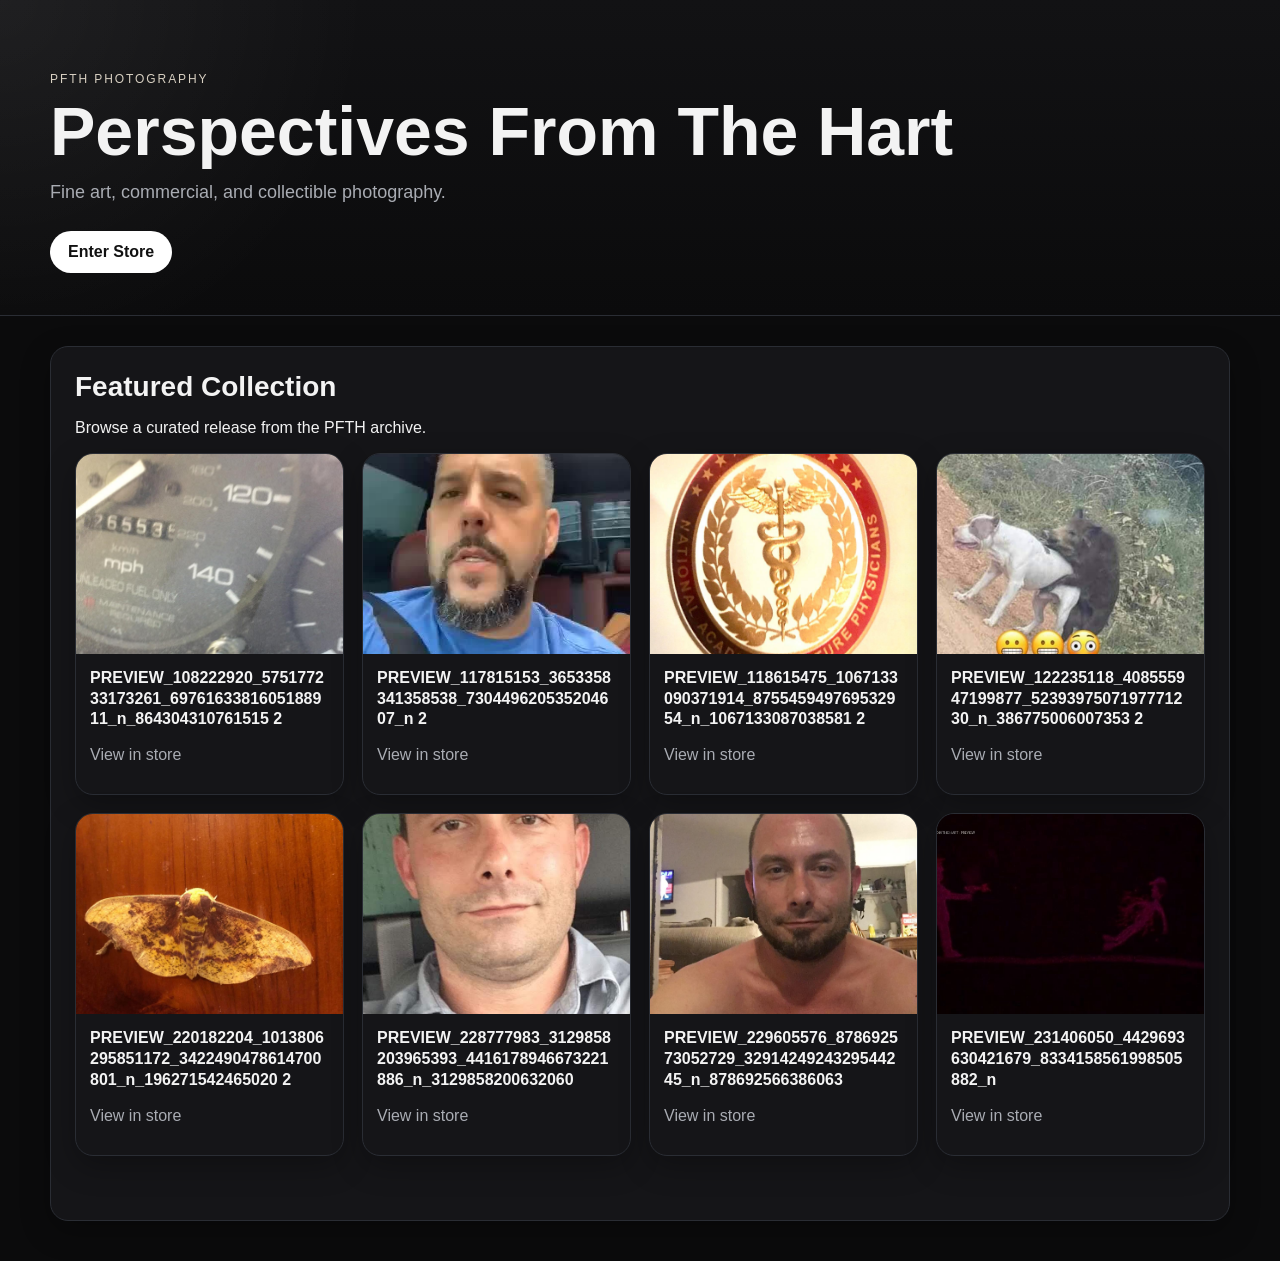
<file: index.html>
<!doctype html>
<html lang="en">
<head>
  <meta charset="utf-8">
  <meta name="viewport" content="width=device-width,initial-scale=1">
  <title>PFTH Photography</title>
  <link rel="stylesheet" href="style.css">
</head>
<body>
  <header class="hero">
    <div class="wrap">
      <p class="eyebrow">PFTH Photography</p>
      <h1>Perspectives From The Hart</h1>
      <p class="sub">Fine art, commercial, and collectible photography.</p>
      <div class="hero-actions">
        <a class="btn" href="store.html">Enter Store</a>
      </div>
    </div>
  </header>

  <main class="wrap">
    <section class="intro-card">
      <h2>Featured Collection</h2>
      <p>Browse a curated release from the PFTH archive.</p>
      <div id="featured-grid" class="gallery-grid"></div>
    </section>
  </main>

  <script>
    async function loadFeatured() {
      const grid = document.getElementById('featured-grid');
      try {
        const res = await fetch('assets/store/manifest.json');
        if (!res.ok) throw new Error('manifest load failed');
        const items = await res.json();
        const featured = items.slice(0, 8);

        grid.innerHTML = featured.map(item => `
          <a class="card" href="store.html">
            <img src="assets/store/${encodeURIComponent(item.file)}" alt="${item.id}">
            <div class="card-body">
              <h3>${item.id}</h3>
              <p>View in store</p>
            </div>
          </a>
        `).join('');
      } catch (err) {
        grid.innerHTML = '<p class="empty">Unable to load featured images.</p>';
      }
    }
    loadFeatured();
  </script>
</body>
</html>
</file>
<file: style.css>
:root {
  --bg: #0b0b0c;
  --panel: #151518;
  --panel-2: #1d1d21;
  --text: #f3f3f3;
  --muted: #a9acb3;
  --line: #2a2d34;
  --accent: #d8d0c2;
  --accent-2: #ffffff;
  --shadow: 0 10px 30px rgba(0,0,0,.28);
  --radius: 18px;
  --max: 1180px;
}

* { box-sizing: border-box; }

html, body {
  margin: 0;
  padding: 0;
  background: var(--bg);
  color: var(--text);
  font-family: -apple-system, BlinkMacSystemFont, "SF Pro Text", Inter, Helvetica, Arial, sans-serif;
}

a { color: inherit; text-decoration: none; }

img {
  max-width: 100%;
  display: block;
}

.wrap {
  width: min(var(--max), calc(100% - 32px));
  margin: 0 auto;
}

.hero {
  padding: 72px 0 42px;
  border-bottom: 1px solid var(--line);
  background:
    radial-gradient(circle at top left, rgba(255,255,255,.06), transparent 28%),
    linear-gradient(180deg, #121214 0%, #0b0b0c 100%);
}

.hero-small {
  padding-top: 52px;
  padding-bottom: 28px;
}

.eyebrow {
  color: var(--accent);
  text-transform: uppercase;
  letter-spacing: .16em;
  font-size: 12px;
  margin: 0 0 12px;
}

h1 {
  font-size: clamp(36px, 7vw, 68px);
  line-height: .98;
  margin: 0 0 14px;
}

h2 {
  font-size: 28px;
  margin: 0 0 10px;
}

h3 {
  font-size: 16px;
  line-height: 1.3;
  margin: 0;
  word-break: break-word;
}

.sub {
  color: var(--muted);
  max-width: 700px;
  font-size: 18px;
  line-height: 1.55;
  margin: 0;
}

.hero-actions {
  margin-top: 24px;
}

.btn {
  display: inline-block;
  background: var(--accent-2);
  color: #111;
  padding: 12px 18px;
  border-radius: 999px;
  font-weight: 600;
}

.btn-secondary {
  background: transparent;
  color: var(--text);
  border: 1px solid var(--line);
}

.intro-card,
.toolbar {
  background: var(--panel);
  border: 1px solid var(--line);
  border-radius: var(--radius);
  box-shadow: var(--shadow);
}

.intro-card {
  margin: 30px 0 40px;
  padding: 24px;
}

.toolbar {
  margin: 28px 0 22px;
  padding: 16px;
  display: flex;
  gap: 12px;
  align-items: center;
  justify-content: space-between;
  flex-wrap: wrap;
}

.toolbar input {
  min-width: 280px;
  flex: 1;
  background: var(--panel-2);
  border: 1px solid var(--line);
  color: var(--text);
  border-radius: 12px;
  padding: 12px 14px;
  font-size: 15px;
}

#count {
  color: var(--muted);
  font-size: 14px;
}

.gallery-grid {
  display: grid;
  grid-template-columns: repeat(auto-fit, minmax(230px, 1fr));
  gap: 18px;
  margin-bottom: 40px;
}

.card {
  background: var(--panel);
  border: 1px solid var(--line);
  border-radius: var(--radius);
  overflow: hidden;
  box-shadow: var(--shadow);
  transition: transform .15s ease, border-color .15s ease;
}

.card:hover {
  transform: translateY(-2px);
  border-color: #40444d;
}

.card img {
  width: 100%;
  aspect-ratio: 4 / 3;
  object-fit: cover;
  background: #111;
}

.card-body {
  padding: 14px;
}

.card-body p,
.price,
.empty {
  color: var(--muted);
}

.price {
  margin-top: 8px;
  font-size: 14px;
}

.empty {
  padding: 20px 0;
  font-size: 15px;
}
</file>
